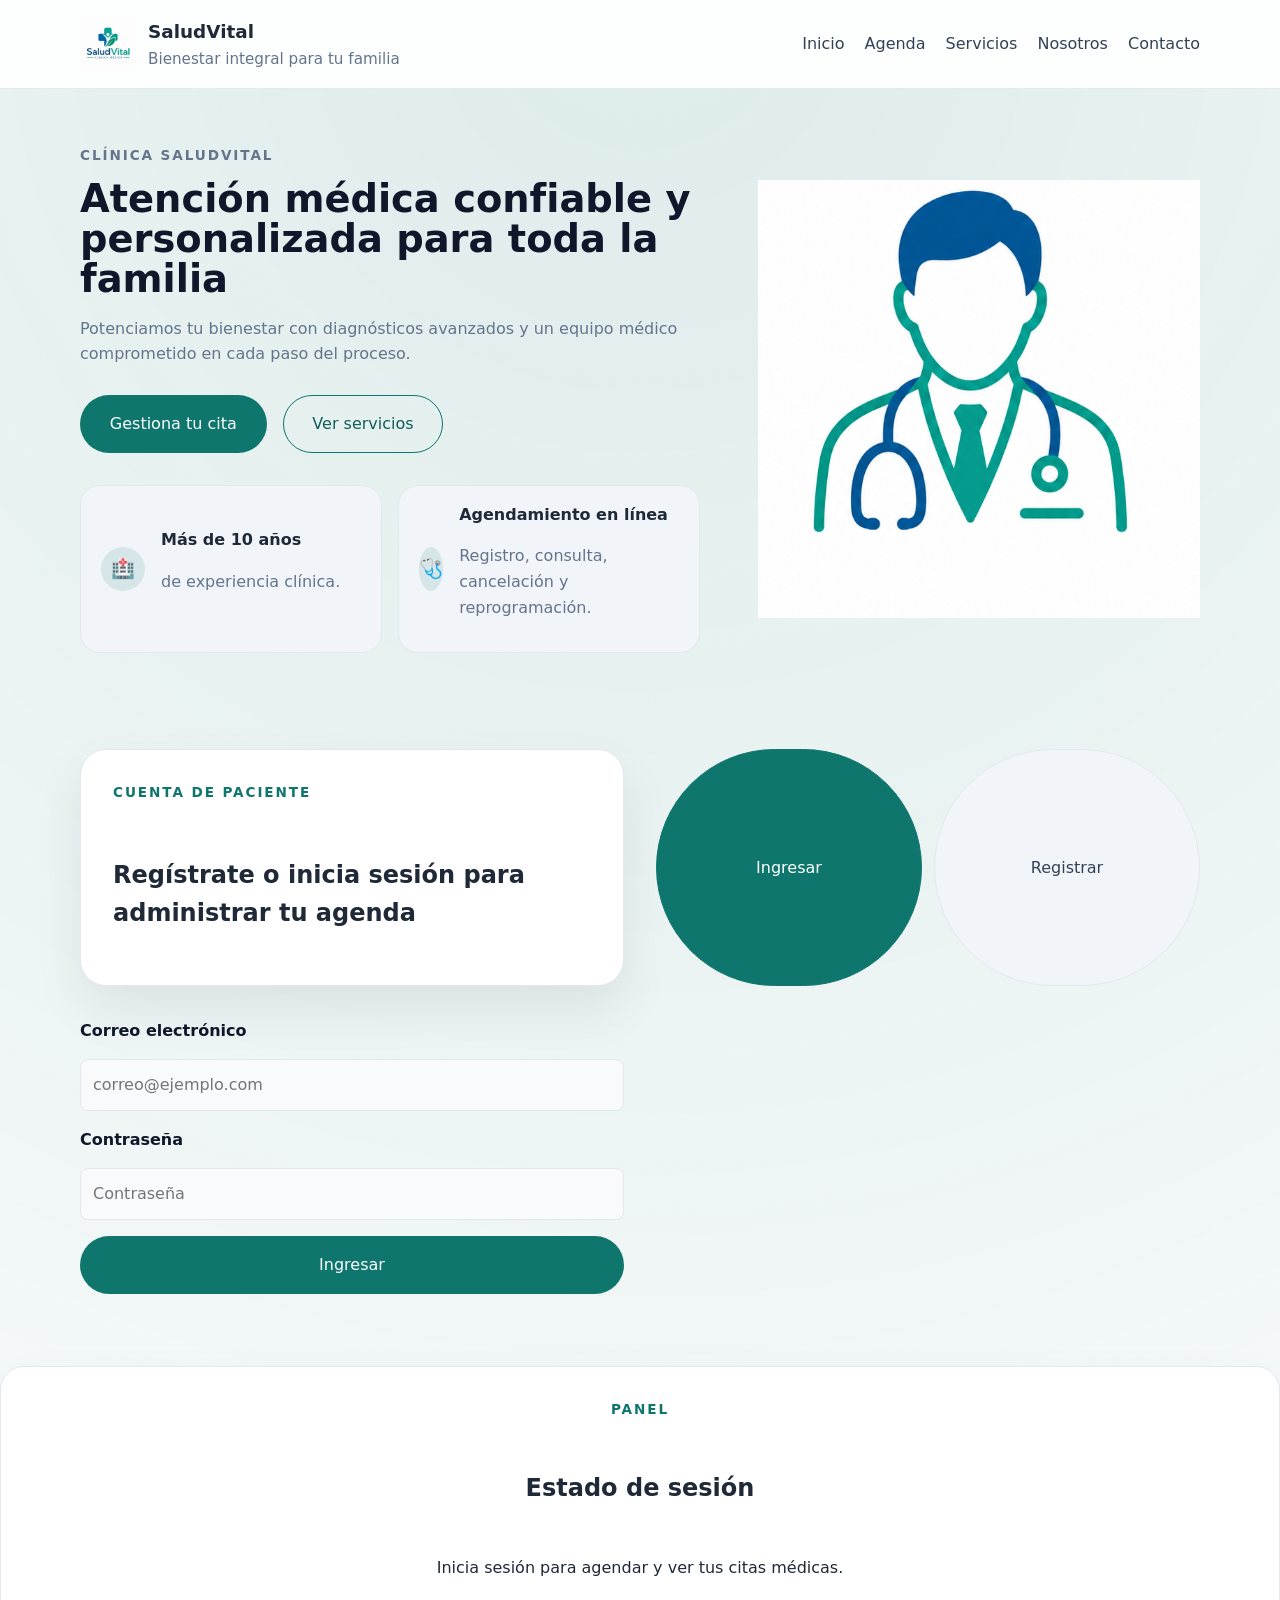
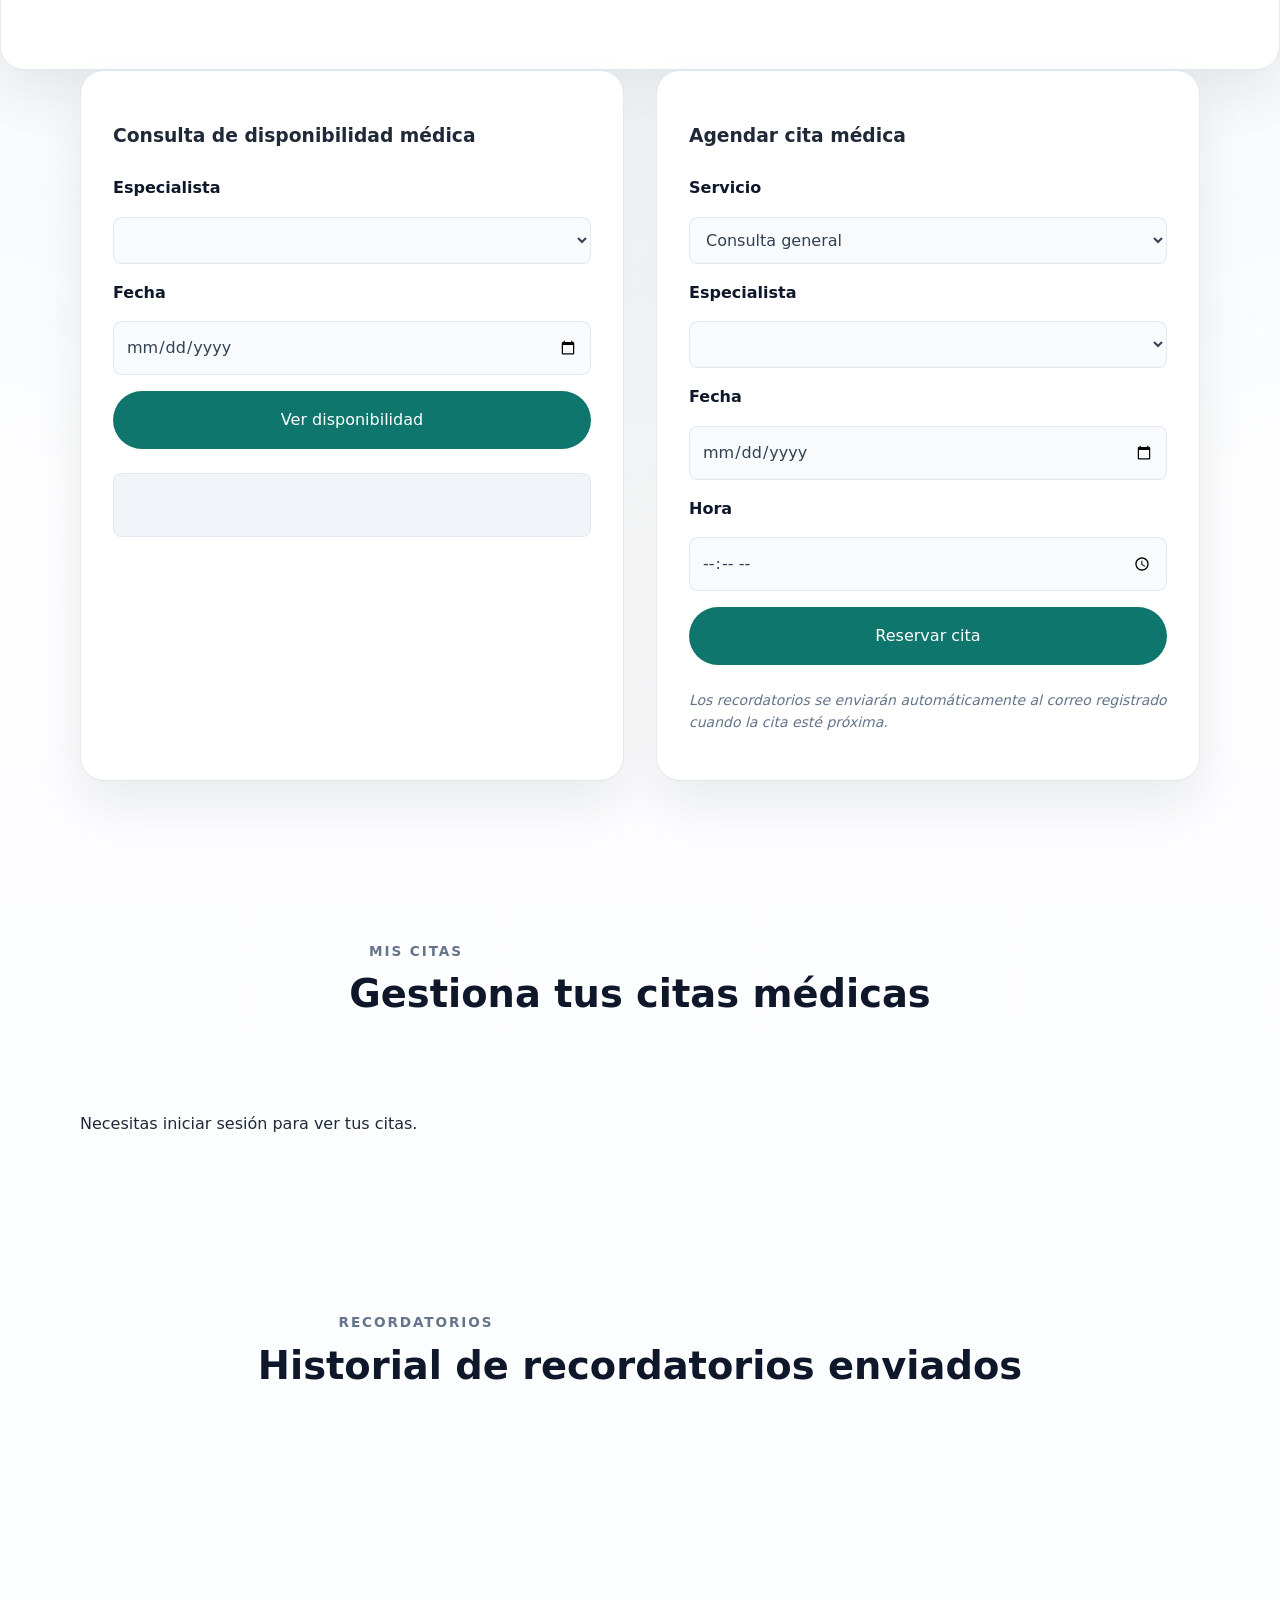
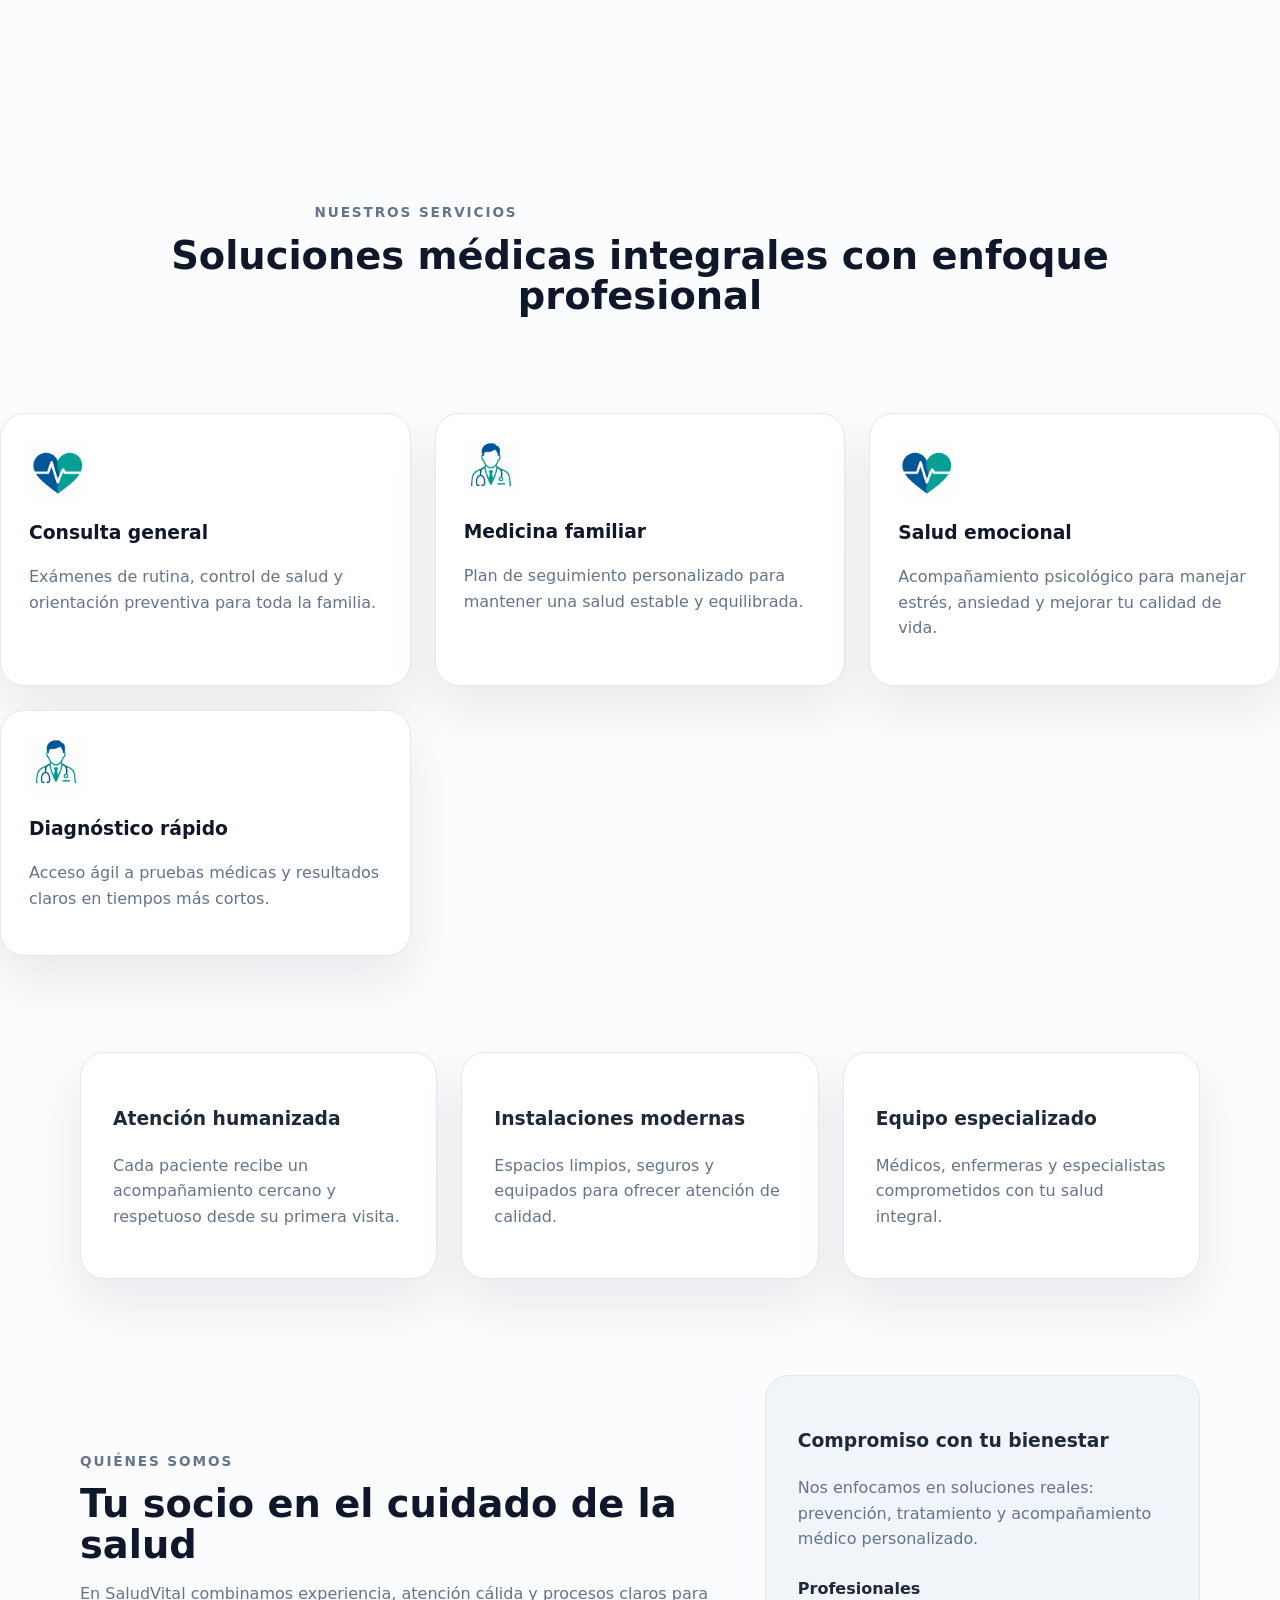
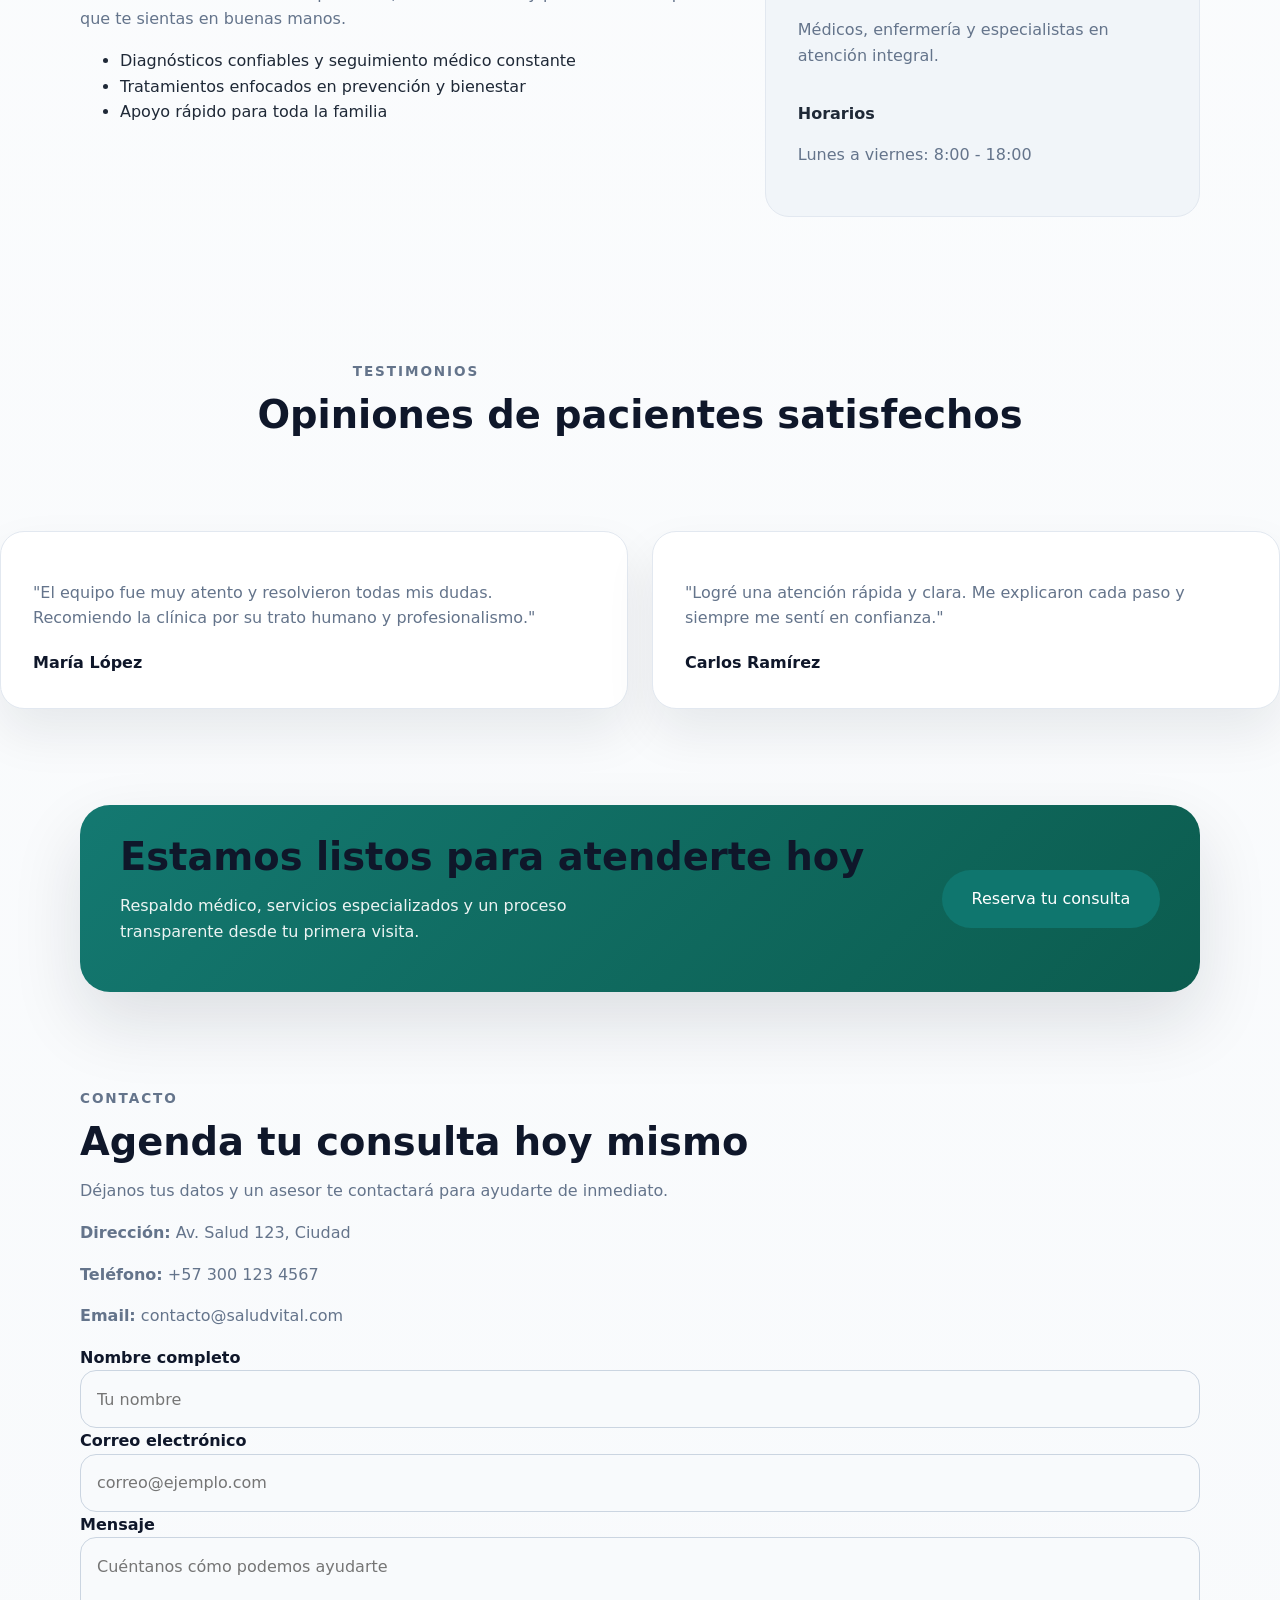
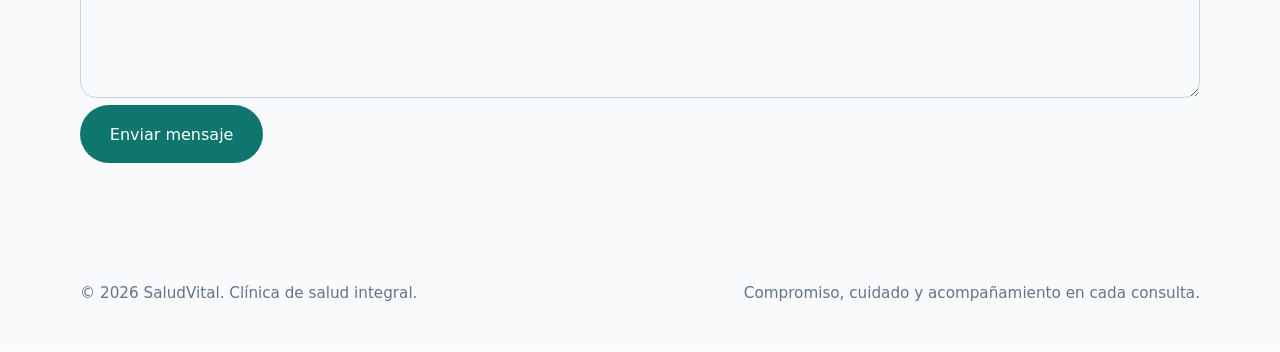
<file: Html/Index.html>
<!DOCTYPE html>
<html lang="es">
<head>
    <meta charset="UTF-8">
<meta name="viewport" content="width=device-width, initial-scale=1.0">
<title>SaludVital | Clínica de Salud</title>
<link rel="stylesheet" href="../Css/styles.css">
</head>
<body>
<header class="site-header">
    <div class="container header-inner">
    <a class="brand" href="#inicio">
        <img src="../images/Logotipo.png" alt="Logo SaludVital" class="logo">
        <div>
        <h1>SaludVital</h1>
        <p>Bienestar integral para tu familia</p>
        </div>
    </a>
    <button class="nav-toggle" id="nav-toggle" aria-label="Abrir menú" aria-expanded="false">☰</button>
    <nav class="site-nav" id="main-nav">
        <a href="#inicio">Inicio</a>
        <a href="#agenda">Agenda</a>
        <a href="#servicios">Servicios</a>
        <a href="#nosotros">Nosotros</a>
        <a href="#contacto">Contacto</a>
        <a href="dashboard.html" id="dashboard-link" class="dashboard-link hidden">Mi Panel</a>
    </nav>
    </div>
</header>

<main>
    <section class="hero" id="inicio">
    <div class="container hero-content fade-up">
        <div class="hero-copy">
        <p class="eyebrow">Clínica SaludVital</p>
        <h2>Atención médica confiable y personalizada para toda la familia</h2>
        <p>Potenciamos tu bienestar con diagnósticos avanzados y un equipo médico comprometido en cada paso del proceso.</p>
        <div class="hero-actions">
            <a class="button primary-button" href="#agenda">Gestiona tu cita</a>
            <a class="button outline-button" href="#servicios">Ver servicios</a>
        </div>
        <div class="hero-quick-info">
            <article class="hero-card">
            <span class="hero-card-icon">🏥</span>
            <div>
                <strong>Más de 10 años</strong>
                <p>de experiencia clínica.</p>
            </div>
            </article>
            <article class="hero-card">
            <span class="hero-card-icon">🩺</span>
            <div>
                <strong>Agendamiento en línea</strong>
                <p>Registro, consulta, cancelación y reprogramación.</p>
            </div>
            </article>
        </div>
        </div>

        <div class="hero-image-wrapper">
        <img src="../images/Doctor.png" alt="Profesional de la salud" class="hero-image">
        </div>
    </div>
    </section>

    <section class="user-panel fade-up" id="agenda">
    <div class="container panel-grid">
        <div class="auth-card">
        <p class="eyebrow">Cuenta de paciente</p>
        <h2>Regístrate o inicia sesión para administrar tu agenda</h2>
        </div>
        <div class="tabs" role="tablist">
            <button class="tab-button active" type="button" data-tab="login-tab">Ingresar</button>
            <button class="tab-button" type="button" data-tab="register-tab">Registrar</button>
        </div>
        <div class="tab-content active" id="login-tab">
            <form id="login-form" class="form-card">
            <label for="login-email">Correo electrónico</label>
            <input type="email" id="login-email" placeholder="correo@ejemplo.com" required>
            <label for="login-password">Contraseña</label>
            <input type="password" id="login-password" placeholder="Contraseña" required>
            <button type="submit" class="button primary-button">Ingresar</button>
            </form>
        </div>
        <div class="tab-content" id="register-tab">
            <form id="register-form" class="form-card">
            <label for="register-name">Nombre completo</label>
            <input type="text" id="register-name" placeholder="Tu nombre" required>
            <label for="register-email">Correo electrónico</label>
            <input type="email" id="register-email" placeholder="correo@ejemplo.com" required>
            <label for="register-password">Contraseña</label>
            <input type="password" id="register-password" placeholder="Mínimo 6 caracteres" required>
            <button type="submit" class="button outline-button">Registrar</button>
            </form>
        </div>
        <p id="auth-message" class="form-status" aria-live="polite"></p>
        </div>

        <div class="status-card">
        <p class="eyebrow">Panel</p>
        <h2>Estado de sesión</h2>
        <p id="status-message">Inicia sesión para agendar y ver tus citas médicas.</p>
        <div class="badges">
            <span class="status-badge hidden" id="user-email-badge"></span>
            <span class="status-badge hidden" id="user-status-badge">Conectado</span>
        </div>
        <button id="logout-button" class="button outline-button hidden">Cerrar sesión</button>
        </div>
    </div>

    <div class="container schedule-grid">
        <div class="scheduler-card">
        <h3>Consulta de disponibilidad médica</h3>
        <form id="availability-form" class="form-card">
            <label for="availability-doctor">Especialista</label>
            <select id="availability-doctor" required></select>
            <label for="availability-date">Fecha</label>
            <input type="date" id="availability-date" required>
            <button type="submit" class="button primary-button">Ver disponibilidad</button>
        </form>
        <div id="availability-result" class="availability-result" aria-live="polite"></div>
        </div>

        <div class="scheduler-card">
        <h3>Agendar cita médica</h3>
        <form id="appointment-form" class="form-card">
            <label for="appointment-service">Servicio</label>
            <select id="appointment-service" required>
            <option value="Consulta general">Consulta general</option>
            <option value="Medicina familiar">Medicina familiar</option>
            <option value="Salud emocional">Salud emocional</option>
            <option value="Diagnóstico rápido">Diagnóstico rápido</option>
            </select>
            <label for="appointment-doctor">Especialista</label>
            <select id="appointment-doctor" required></select>
            <label for="appointment-date">Fecha</label>
            <input type="date" id="appointment-date" required>
            <label for="appointment-time">Hora</label>
            <input type="time" id="appointment-time" required>
            <button type="submit" class="button primary-button">Reservar cita</button>
        </form>
        <p class="form-note">Los recordatorios se enviarán automáticamente al correo registrado cuando la cita esté próxima.</p>
        </div>
    </div>

    <div class="container appointments-section">
        <div class="section-header">
        <p class="eyebrow">Mis citas</p>
        <h2>Gestiona tus citas médicas</h2>
        </div>
        <div id="appointments-list" class="appointments-list">Necesitas iniciar sesión para ver tus citas.</div>
    </div>

    <div class="container reminders-section fade-up">
        <div class="section-header">
        <p class="eyebrow">Recordatorios</p>
        <h2>Historial de recordatorios enviados</h2>
        </div>
        <div id="reminder-log" class="reminder-log"></div>
    </div>
    </section>

    <section class="services" id="servicios">
    <div class="container section-header fade-up">
        <p class="eyebrow">Nuestros servicios</p>
        <h2>Soluciones médicas integrales con enfoque profesional</h2>
    </div>
    <div class="cards-grid">
        <article class="card">
        <img src="../images/Corazon.png" alt="Consulta general" class="card-icon">
        <h3>Consulta general</h3>
        <p>Exámenes de rutina, control de salud y orientación preventiva para toda la familia.</p>
        </article>
        <article class="card">
        <img src="../images/Doctor.png" alt="Medicina familiar" class="card-icon">
        <h3>Medicina familiar</h3>
        <p>Plan de seguimiento personalizado para mantener una salud estable y equilibrada.</p>
        </article>
        <article class="card">
        <img src="../images/Corazon.png" alt="Salud emocional" class="card-icon">
        <h3>Salud emocional</h3>
        <p>Acompañamiento psicológico para manejar estrés, ansiedad y mejorar tu calidad de vida.</p>
        </article>
        <article class="card">
        <img src="../images/Doctor.png" alt="Diagnóstico rápido" class="card-icon">
        <h3>Diagnóstico rápido</h3>
        <p>Acceso ágil a pruebas médicas y resultados claros en tiempos más cortos.</p>
        </article>
    </div>
    </section>

    <section class="highlights fade-up">
    <div class="container highlight-grid">
        <article class="highlight-card">
        <h3>Atención humanizada</h3>
        <p>Cada paciente recibe un acompañamiento cercano y respetuoso desde su primera visita.</p>
        </article>
        <article class="highlight-card">
        <h3>Instalaciones modernas</h3>
        <p>Espacios limpios, seguros y equipados para ofrecer atención de calidad.</p>
        </article>
        <article class="highlight-card">
        <h3>Equipo especializado</h3>
        <p>Médicos, enfermeras y especialistas comprometidos con tu salud integral.</p>
        </article>
    </div>
    </section>

    <section class="about" id="nosotros">
    <div class="container about-grid fade-up">
        <div>
        <p class="eyebrow">Quiénes somos</p>
        <h2>Tu socio en el cuidado de la salud</h2>
        <p>En SaludVital combinamos experiencia, atención cálida y procesos claros para que te sientas en buenas manos.</p>
        <ul>
            <li>Diagnósticos confiables y seguimiento médico constante</li>
            <li>Tratamientos enfocados en prevención y bienestar</li>
            <li>Apoyo rápido para toda la familia</li>
        </ul>
        </div>
        <div class="about-card">
        <h3>Compromiso con tu bienestar</h3>
        <p>Nos enfocamos en soluciones reales: prevención, tratamiento y acompañamiento médico personalizado.</p>
        <div class="about-details">
            <div>
            <strong>Profesionales</strong>
            <p>Médicos, enfermería y especialistas en atención integral.</p>
            </div>
            <div>
            <strong>Horarios</strong>
            <p>Lunes a viernes: 8:00 - 18:00</p>
            </div>
        </div>
        </div>
    </div>
    </section>

    <section class="testimonials fade-up">
    <div class="container section-header">
        <p class="eyebrow">Testimonios</p>
        <h2>Opiniones de pacientes satisfechos</h2>
    </div>
    <div class="testimonial-grid">
        <article class="testimonial-card">
        <p>"El equipo fue muy atento y resolvieron todas mis dudas. Recomiendo la clínica por su trato humano y profesionalismo."</p>
        <strong>María López</strong>
        </article>
        <article class="testimonial-card">
        <p>"Logré una atención rápida y clara. Me explicaron cada paso y siempre me sentí en confianza."</p>
        <strong>Carlos Ramírez</strong>
        </article>
    </div>
    </section>

    <section class="cta-banner fade-up">
    <div class="container cta-card">
        <div>
        <h2>Estamos listos para atenderte hoy</h2>
        <p>Respaldo médico, servicios especializados y un proceso transparente desde tu primera visita.</p>
        </div>
        <a class="button primary-button" href="#agenda">Reserva tu consulta</a>
    </div>
    </section>

    <section class="contact" id="contacto">
    <div class="container contact-grid fade-up">
        <div>
        <p class="eyebrow">Contacto</p>
        <h2>Agenda tu consulta hoy mismo</h2>
        <p>Déjanos tus datos y un asesor te contactará para ayudarte de inmediato.</p>
        <div class="contact-info">
            <p><strong>Dirección:</strong> Av. Salud 123, Ciudad</p>
            <p><strong>Teléfono:</strong> +57 300 123 4567</p>
            <p><strong>Email:</strong> contacto@saludvital.com</p>
        </div>
        </div>
        <form id="contact-form" class="contact-form">
        <label for="name">Nombre completo</label>
        <input type="text" id="name" name="name" placeholder="Tu nombre" required>

        <label for="email">Correo electrónico</label>
        <input type="email" id="email" name="email" placeholder="correo@ejemplo.com" required>

        <label for="message">Mensaje</label>
        <textarea id="message" name="message" rows="5" placeholder="Cuéntanos cómo podemos ayudarte" required></textarea>

        <button type="submit" class="button primary-button">Enviar mensaje</button>
        <p id="form-status" class="form-status" aria-live="polite"></p>
        </form>
    </div>
    </section>
</main>

<footer class="site-footer">
    <div class="container footer-inner">
    <p>© 2026 SaludVital. Clínica de salud integral.</p>
    <p>Compromiso, cuidado y acompañamiento en cada consulta.</p>
    </div>
</footer>

<script src="../JavaScript/app.js"></script>
</body>
</html>
</file>
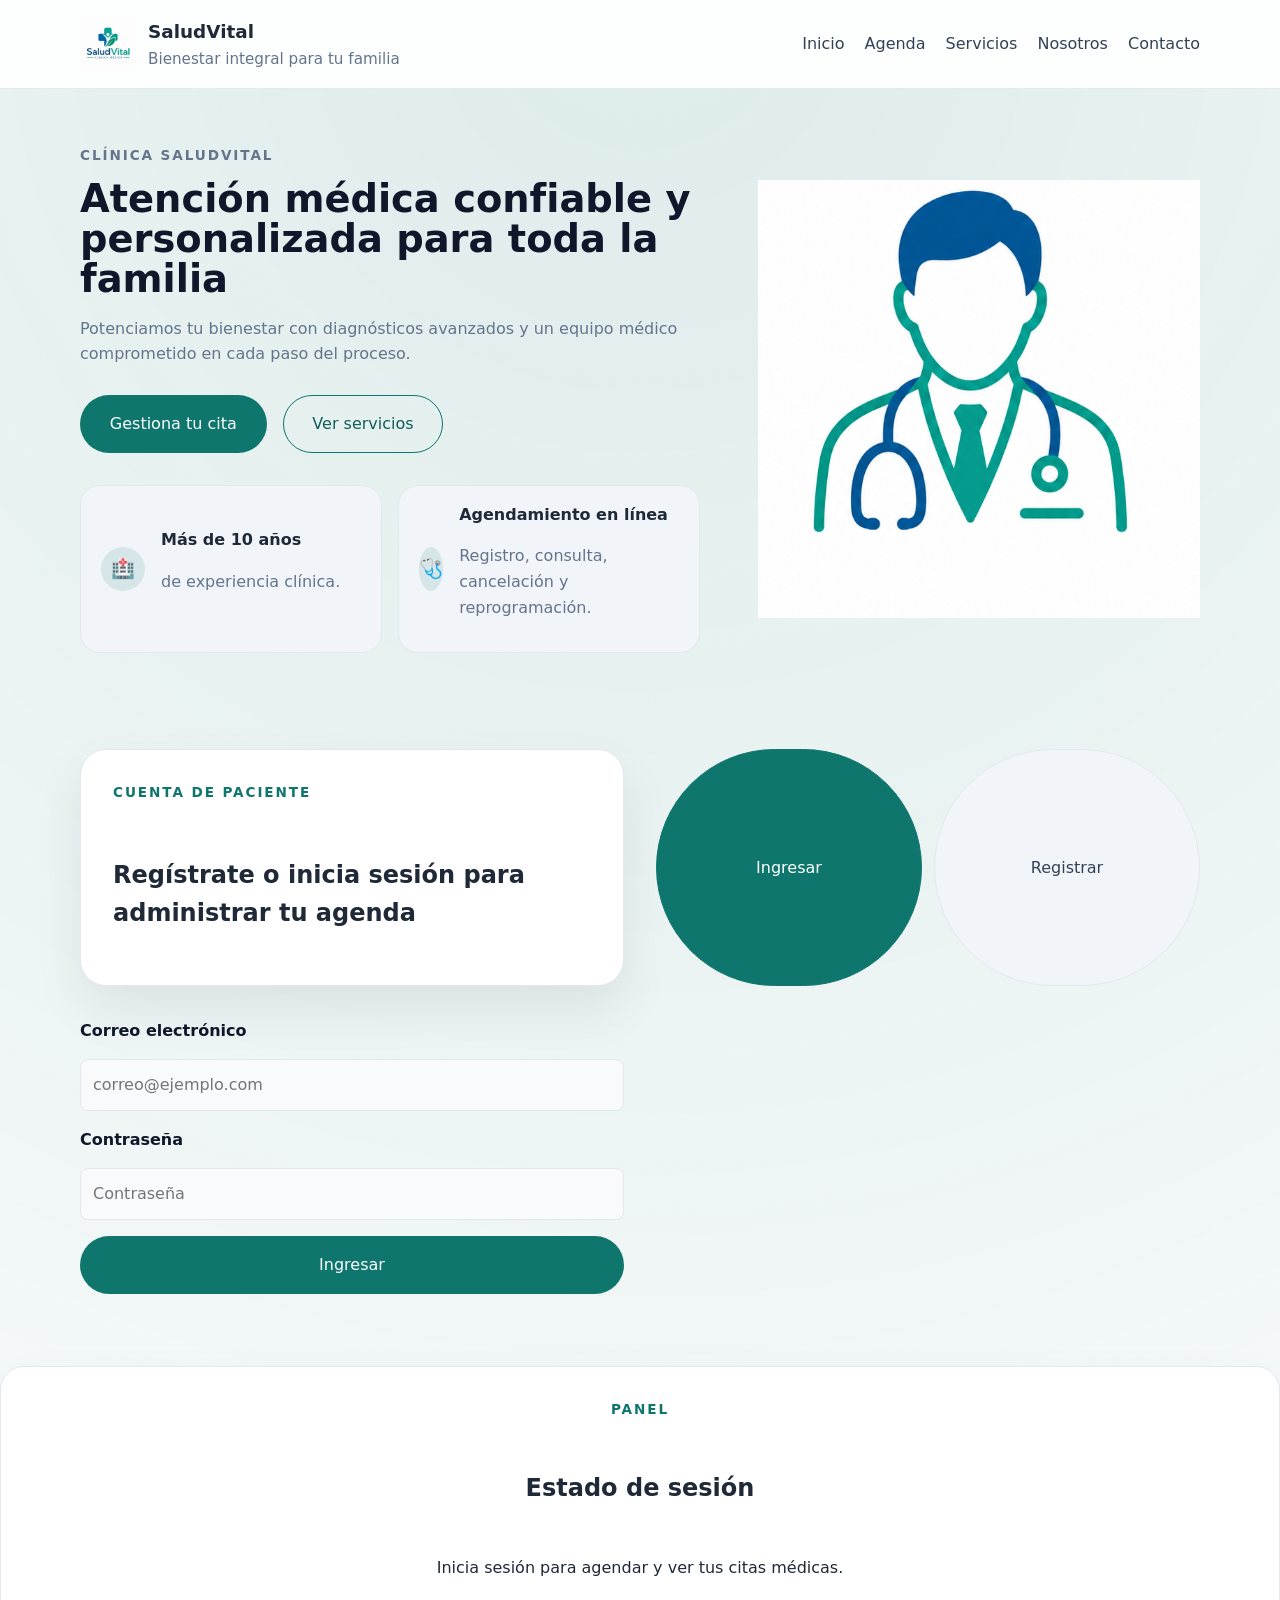
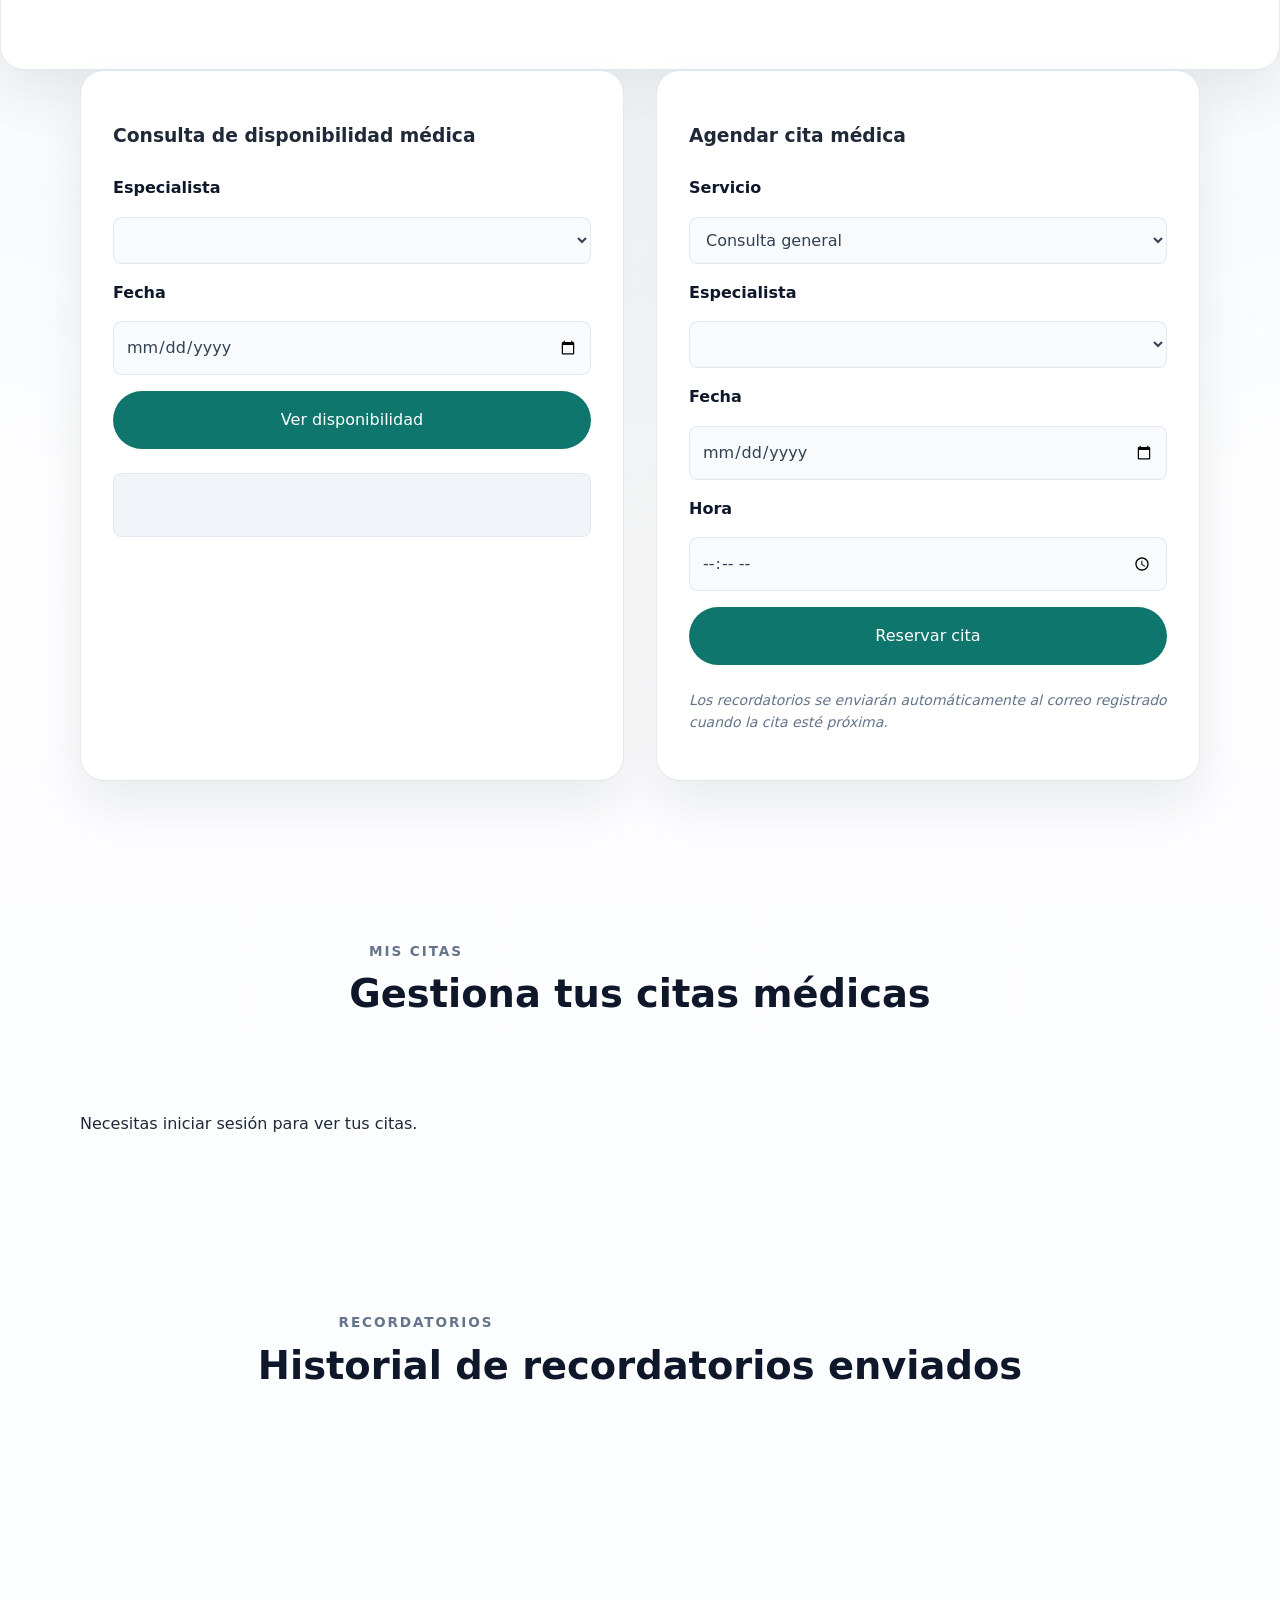
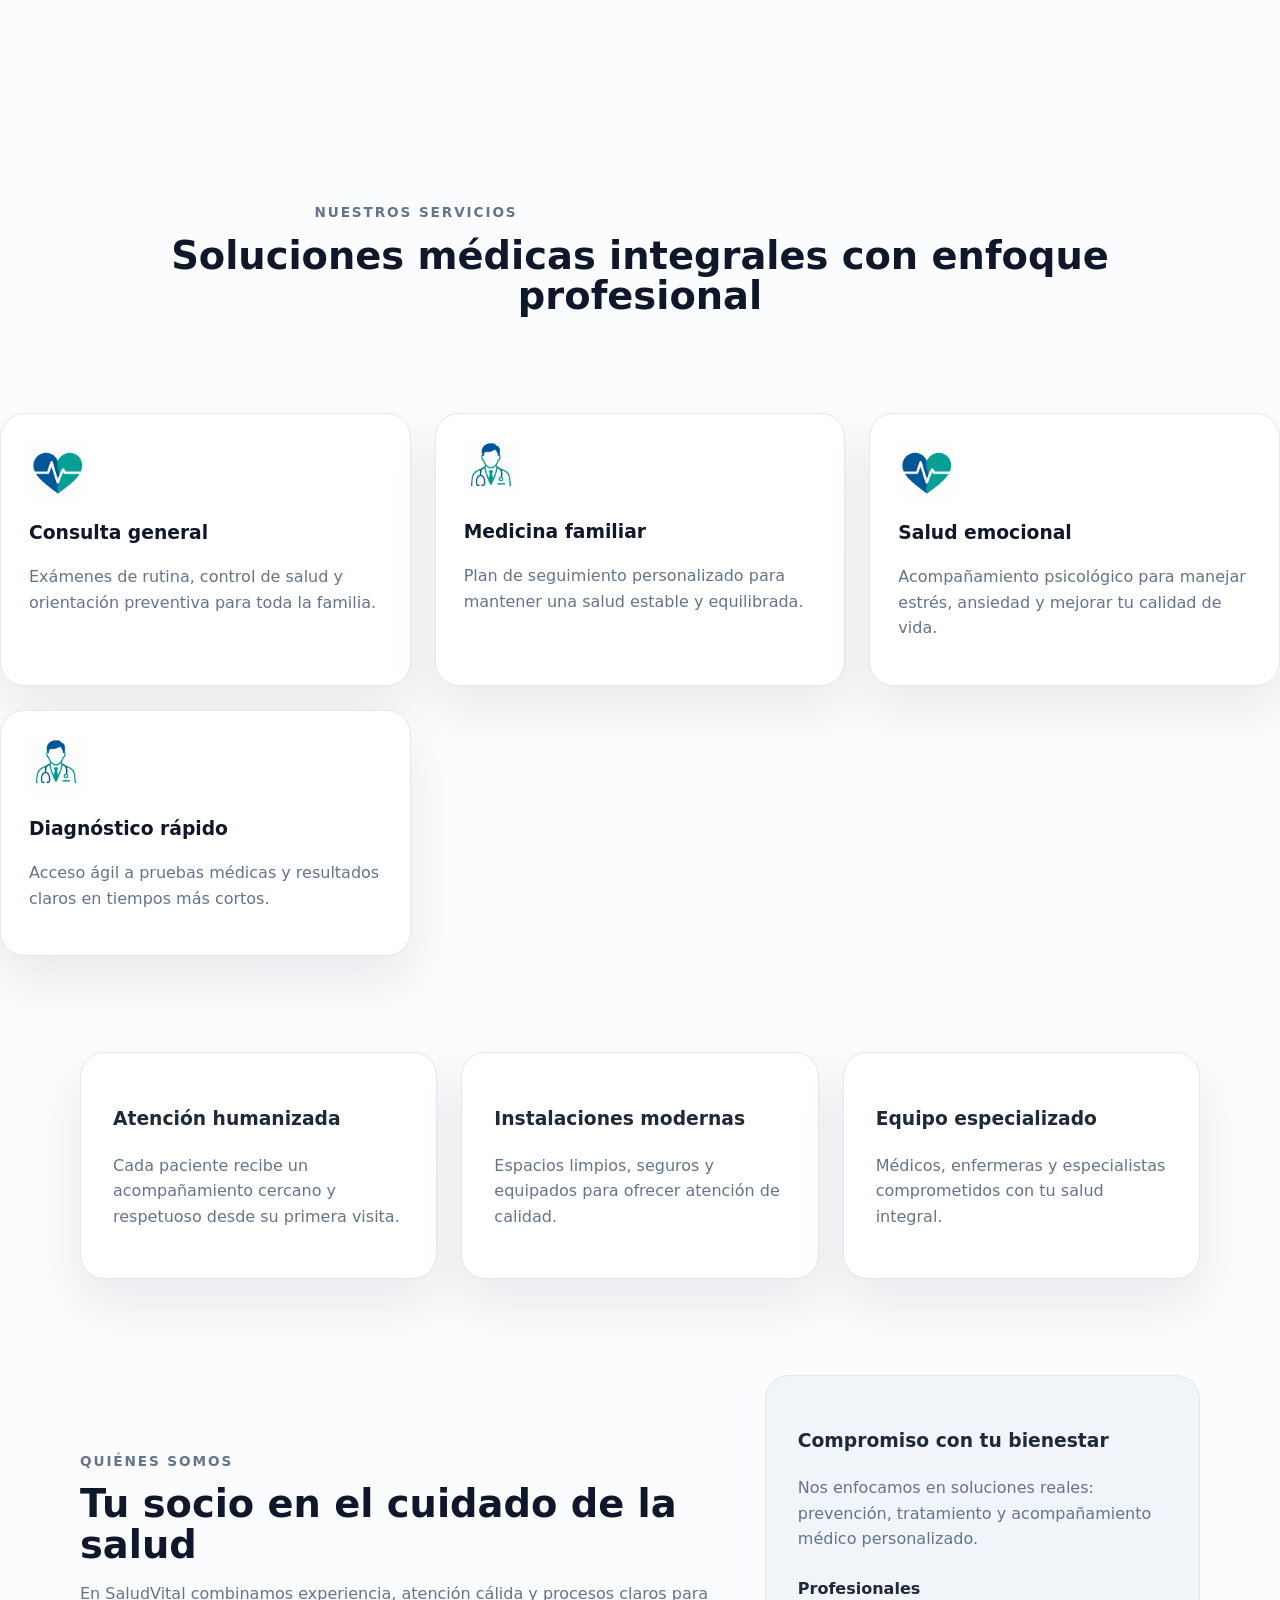
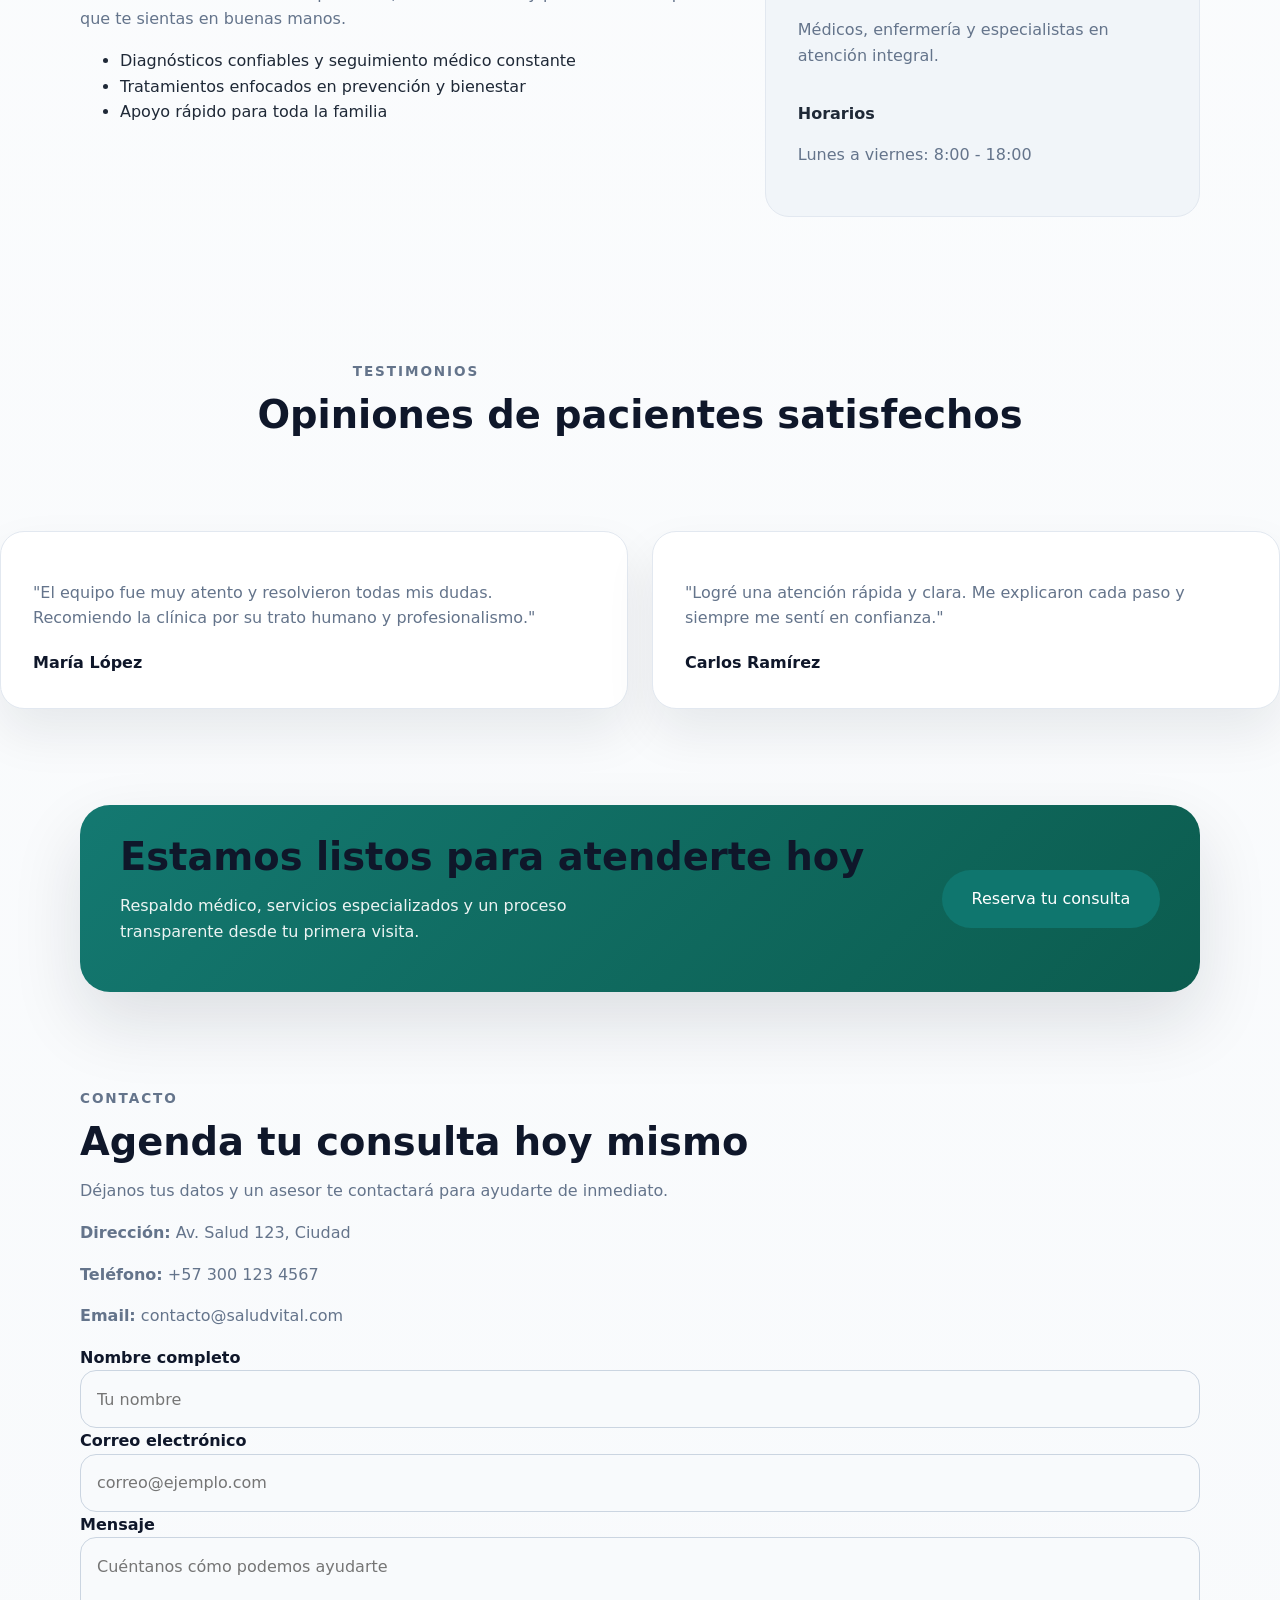
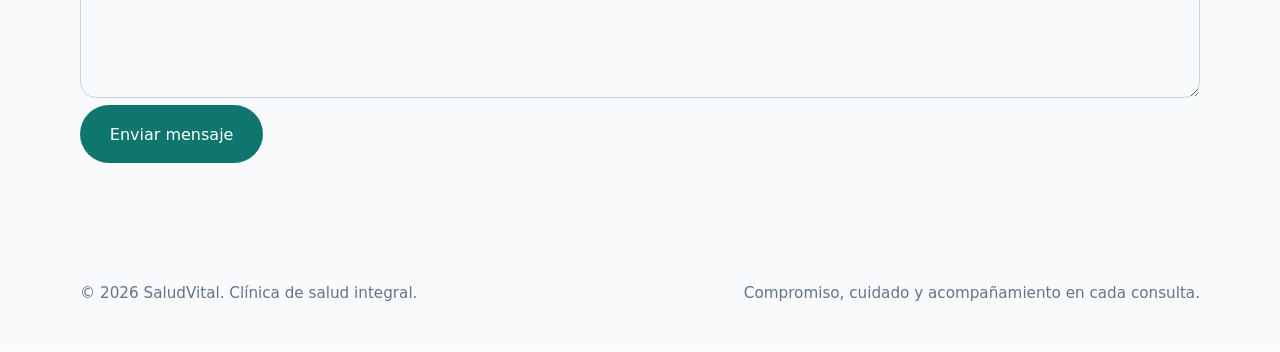
<file: Html/dashboard.html>
<!DOCTYPE html>
<html lang="es">
<head>
<meta charset="UTF-8">
<meta name="viewport" content="width=device-width, initial-scale=1.0">
<title>Panel de Usuario | SaludVital</title>
<link rel="stylesheet" href="../Css/styles.css">
</head>
<body>
<header class="site-header">
    <div class="container header-inner">
    <a class="brand" href="Index.html">
        <img src="../images/Logotipo.png" alt="Logo SaludVital" class="logo">
        <div>
        <h1>SaludVital</h1>
        <p>Bienestar integral para tu familia</p>
        </div>
    </a>
    <nav class="site-nav">
        <a href="Index.html">Inicio</a>
        <a href="#agenda">Agenda</a>
        <button id="logout-button" class="button outline-button">Cerrar sesión</button>
    </nav>
    </div>
</header>

<main>
    <section class="user-panel" id="agenda">
    <div class="container panel-grid">
        <div class="status-card">
        <p class="eyebrow">Panel de Usuario</p>
        <h2>Bienvenido, <span id="user-name"></span></h2>
        <p id="status-message">Gestiona tus citas médicas desde aquí.</p>
        <div class="badges">
            <span class="status-badge" id="user-email-badge"></span>
            <span class="status-badge">Conectado</span>
        </div>
        </div>

        <div class="scheduler-card">
        <h3>Consulta de disponibilidad médica</h3>
        <form id="availability-form" class="form-card">
            <label for="availability-doctor">Especialista</label>
            <select id="availability-doctor" required></select>
            <label for="availability-date">Fecha</label>
            <input type="date" id="availability-date" required>
            <button type="submit" class="button primary-button">Ver disponibilidad</button>
        </form>
        <div id="availability-result" class="availability-result" aria-live="polite"></div>
        </div>
    </div>

    <div class="container schedule-grid">
        <div class="scheduler-card">
        <h3>Agendar cita médica</h3>
        <form id="appointment-form" class="form-card">
            <label for="appointment-service">Servicio</label>
            <select id="appointment-service" required>
            <option value="Consulta general">Consulta general</option>
            <option value="Medicina familiar">Medicina familiar</option>
            <option value="Salud emocional">Salud emocional</option>
            <option value="Diagnóstico rápido">Diagnóstico rápido</option>
            </select>
            <label for="appointment-doctor">Especialista</label>
            <select id="appointment-doctor" required></select>
            <label for="appointment-date">Fecha</label>
            <input type="date" id="appointment-date" required>
            <label for="appointment-time">Hora</label>
            <input type="time" id="appointment-time" required>
            <button type="submit" class="button primary-button">Reservar cita</button>
        </form>
            <p class="form-note">Los recordatorios se enviarán automáticamente al correo registrado cuando la cita esté próxima.</p>
        </div>
    </div>

    <div class="container appointments-section">
        <div class="section-header">
        <p class="eyebrow">Mis citas</p>
        <h2>Gestiona tus citas médicas</h2>
        </div>
        <div id="appointments-list" class="appointments-list"></div>
    </div>

    <div class="container reminders-section">
        <div class="section-header">
        <p class="eyebrow">Recordatorios</p>
        <h2>Historial de recordatorios enviados</h2>
        </div>
        <div id="reminder-log" class="reminder-log"></div>
    </div>
    </section>
</main>

<footer class="site-footer">
    <div class="container footer-inner">
    <p>© 2026 SaludVital. Clínica de salud integral.</p>
    <p>Compromiso, cuidado y acompañamiento en cada consulta.</p>
    </div>
</footer>

<script src="../JavaScript/dashboard.js"></script>
</body>
</html>
</file>
<file: Css/styles.css>
:root {
  color-scheme: light;
  font-family: "Inter", system-ui, sans-serif;
  font-size: 16px;
  line-height: 1.6;
  color: #1f2937;
  background: #f8fafc;
  --brand: #0f766e;
  --brand-dark: #115e59;
  --surface: #ffffff;
  --surface-secondary: #f1f5f9;
  --text: #334155;
  --text-muted: #64748b;
  --border: #e2e8f0;
  --shadow: 0 24px 50px rgba(15, 23, 42, 0.08);
}

* {
  box-sizing: border-box;
}

html {
  scroll-behavior: smooth;
}

body {
  margin: 0;
  min-height: 100vh;
  background: radial-gradient(circle at top, rgba(15, 118, 110, 0.14), transparent 32%),
    linear-gradient(180deg, #ffffff 0%, #f8fafc 100%);
}

img {
  max-width: 100%;
  display: block;
}

button,
input,
textarea,
select {
  font: inherit;
}

.container {
  width: min(1120px, calc(100% - 2rem));
  margin: 0 auto;
}

.site-header {
  position: sticky;
  top: 0;
  z-index: 10;
  background: rgba(255, 255, 255, 0.92);
  border-bottom: 1px solid rgba(226, 232, 240, 0.88);
  transition: background 0.25s ease, box-shadow 0.25s ease;
}

.site-header.scrolled {
  background: rgba(255, 255, 255, 0.98);
  box-shadow: 0 22px 42px rgba(15, 23, 42, 0.08);
}

.header-inner {
  display: flex;
  align-items: center;
  justify-content: space-between;
  gap: 1rem;
  padding: 1rem 0;
}

.brand {
  display: flex;
  align-items: center;
  gap: 0.75rem;
  text-decoration: none;
  color: inherit;
}

.brand h1 {
  font-size: 1.15rem;
  margin: 0;
}

.brand p {
  margin: 0;
  color: var(--text-muted);
  font-size: 0.95rem;
}

.logo {
  width: 56px;
  height: 56px;
}

.site-nav {
  display: flex;
  align-items: center;
  gap: 1.25rem;
}

.site-nav a {
  color: var(--text);
  text-decoration: none;
  padding: 0.5rem 0;
  transition: color 0.2s ease;
}

.site-nav a:hover,
.site-nav a:focus-visible {
  color: var(--brand);
}

.nav-toggle {
  display: none;
  background: transparent;
  border: none;
  font-size: 1.7rem;
  color: var(--brand-dark);
}

.hero {
  padding: 3.5rem 0 2rem;
}

.hero-content {
  display: grid;
  grid-template-columns: 1.3fr 0.9fr;
  gap: 2.5rem;
  align-items: center;
}

.hero-copy {
  max-width: 620px;
}

.eyebrow {
  margin: 0 0 0.75rem;
  color: var(--brand);
  font-weight: 700;
  text-transform: uppercase;
  letter-spacing: 0.14em;
  font-size: 0.85rem;
}

.hero h2,
.section-header h2,
.about h2,
.contact h2,
.cta-card h2 {
  margin: 0;
  font-size: clamp(2rem, 3vw, 3rem);
  line-height: 1.05;
  color: #0f172a;
}

.hero p,
.section-header p,
.about p,
.contact p,
.card p,
.about-card p,
.testimonial-card p,
.highlight-card p,
.form-note {
  color: var(--text-muted);
  max-width: 42rem;
}

.hero-actions {
  display: flex;
  flex-wrap: wrap;
  gap: 1rem;
  margin-top: 1.75rem;
}

.button {
  display: inline-flex;
  align-items: center;
  justify-content: center;
  padding: 0.95rem 1.8rem;
  border-radius: 999px;
  border: 1px solid transparent;
  text-decoration: none;
  transition: transform 0.2s ease, background-color 0.2s ease, color 0.2s ease, box-shadow 0.2s ease;
}

.button:hover {
  transform: translateY(-1px);
  box-shadow: 0 18px 30px rgba(15, 118, 110, 0.12);
}

.primary-button {
  background: var(--brand);
  color: white;
}

.outline-button {
  background: transparent;
  color: var(--brand-dark);
  border-color: var(--brand);
}

.hero-quick-info {
  display: grid;
  grid-template-columns: repeat(2, minmax(0, 1fr));
  gap: 1rem;
  margin-top: 2rem;
}

.hero-card {
  display: flex;
  gap: 1rem;
  align-items: center;
  background: var(--surface-secondary);
  border-radius: 20px;
  padding: 1rem 1.25rem;
  border: 1px solid var(--border);
}

.hero-card-icon {
  width: 44px;
  height: 44px;
  display: grid;
  place-items: center;
  border-radius: 50%;
  background: rgba(15, 118, 110, 0.12);
  color: var(--brand-dark);
  font-size: 1.2rem;
}

.hero-image-wrapper {
  display: flex;
  justify-content: center;
}

.hero-image {
  max-width: 520px;
  width: 100%;
}

.panel-grid,
.schedule-grid {
  display: grid;
  gap: 1.5rem;
}

.panel-grid {
  grid-template-columns: 1.6fr 1fr;
}

.scheduler-card,
.auth-card,
.status-card {
  background: var(--surface);
  border: 1px solid var(--border);
  border-radius: 26px;
  padding: 2rem;
  box-shadow: var(--shadow);
}

.auth-card {
  display: grid;
  gap: 1.25rem;
}

.status-card {
  display: grid;
  gap: 1rem;
}

.tabs {
  display: flex;
  gap: 0.75rem;
  flex-wrap: wrap;
}

.tab-button {
  flex: 1;
  padding: 0.85rem 1rem;
  border-radius: 999px;
  border: 1px solid var(--border);
  background: var(--surface-secondary);
  color: var(--text);
  cursor: pointer;
}

.tab-button.active {
  border-color: var(--brand);
  background: var(--brand);
  color: white;
}

.tab-content {
  display: none;
}

.tab-content.active {
  display: block;
}

.form-card {
  display: grid;
  gap: 1rem;
}

label {
  font-weight: 600;
  color: #0f172a;
}

input,
select,
textarea {
  width: 100%;
  border: 1px solid #cbd5e1;
  border-radius: 16px;
  padding: 0.95rem 1rem;
  background: #f8fafc;
  color: var(--text);
}

input:focus,
select:focus,
textarea:focus {
  outline: none;
  border-color: var(--brand);
  box-shadow: 0 0 0 3px rgba(15, 118, 110, 0.12);
}

.status-card .badges {
  display: flex;
  flex-wrap: wrap;
  gap: 0.75rem;
}

.status-badge {
  display: inline-flex;
  align-items: center;
  padding: 0.65rem 1rem;
  border-radius: 999px;
  background: #ecfdf5;
  color: #064e3b;
  font-size: 0.95rem;
}

.hidden {
  display: none !important;
}

.availability-result,
.reminder-log,
.appointments-list {
  margin-top: 1rem;
  display: grid;
  gap: 1rem;
}

.availability-result {
  background: var(--surface-secondary);
  border: 1px solid var(--border);
  border-radius: 20px;
  padding: 1.3rem;
  min-height: 4rem;
}

.appointment-card,
.reminder-item {
  background: var(--surface-secondary);
  border: 1px solid var(--border);
  border-radius: 20px;
  padding: 1.3rem;
}

.appointment-card {
  display: grid;
  gap: 1rem;
}

.appointment-meta {
  display: flex;
  flex-wrap: wrap;
  gap: 0.75rem;
  align-items: center;
}

.appointment-pill {
  background: rgba(15, 118, 110, 0.12);
  color: var(--brand-dark);
  padding: 0.45rem 0.85rem;
  border-radius: 999px;
  font-size: 0.92rem;
}

.appointment-actions {
  display: flex;
  flex-wrap: wrap;
  gap: 0.75rem;
}

.appointment-actions .button {
  border-radius: 16px;
}

.reminder-log {
  min-height: 6rem;
}

.reminder-item {
  animation: fadeIn 0.5s ease;
}

@keyframes fadeIn {
  from {
    opacity: 0;
    transform: translateY(10px);
  }
  to {
    opacity: 1;
    transform: translateY(0);
  }
}

.cards-grid {
  display: grid;
  grid-template-columns: repeat(3, minmax(0, 1fr));
  gap: 1.5rem;
}

.card {
  background: var(--surface);
  border: 1px solid var(--border);
  border-radius: 24px;
  padding: 1.75rem;
  box-shadow: var(--shadow);
  transition: transform 0.25s ease, box-shadow 0.25s ease;
}

.card:hover {
  transform: translateY(-4px);
  box-shadow: 0 30px 60px rgba(15, 23, 42, 0.1);
}

.card-icon {
  width: 56px;
  margin-bottom: 1.25rem;
}

.card h3 {
  margin: 0 0 0.75rem;
  color: #0f172a;
}

.section-header,
.services,
.about,
.contact,
.testimonials,
.cta-banner,
.highlights {
  padding: 3rem 0;
}

.highlight-grid {
  display: grid;
  grid-template-columns: repeat(3, minmax(0, 1fr));
  gap: 1.5rem;
}

.highlight-card {
  background: var(--surface);
  border: 1px solid var(--border);
  border-radius: 24px;
  padding: 2rem;
  box-shadow: var(--shadow);
}

.about-grid {
  display: grid;
  grid-template-columns: 1.2fr 0.8fr;
  gap: 2rem;
  align-items: center;
}

.about-card {
  background: var(--surface-secondary);
  border: 1px solid var(--border);
  border-radius: 24px;
  padding: 2rem;
}

.about-details {
  display: grid;
  gap: 1rem;
  margin-top: 1.5rem;
}

.testimonial-grid {
  display: grid;
  grid-template-columns: repeat(2, minmax(0, 1fr));
  gap: 1.5rem;
}

.testimonial-card {
  background: var(--surface);
  border: 1px solid var(--border);
  border-radius: 24px;
  padding: 2rem;
  box-shadow: var(--shadow);
}

.testimonial-card strong {
  display: block;
  margin-top: 1.2rem;
  color: #0f172a;
}

.cta-card {
  display: flex;
  align-items: center;
  justify-content: space-between;
  gap: 1.5rem;
  padding: 2rem 2.5rem;
  background: linear-gradient(135deg, rgba(15, 118, 110, 0.98), rgba(7, 89, 75, 0.98));
  color: white;
  border-radius: 30px;
  box-shadow: 0 30px 70px rgba(15, 23, 42, 0.12);
}

.cta-card p {
  max-width: 34rem;
  color: rgba(255, 255, 255, 0.92);
}

.fade-up {
  opacity: 0;
  transform: translateY(32px);
  transition: opacity 0.75s ease, transform 0.75s ease;
}

.fade-up.visible {
  opacity: 1;
  transform: translateY(0);
}

.form-status {
  margin: 0;
  color: var(--brand-dark);
  min-height: 1.4rem;
}

.site-footer {
  padding: 2rem 0;
}

.footer-inner {
  display: flex;
  justify-content: space-between;
  gap: 1rem;
  color: var(--text-muted);
  font-size: 0.95rem;
}

@media (max-width: 900px) {
  .hero-content,
  .about-grid,
  .testimonial-grid,
  .highlight-grid,
  .panel-grid,
  .schedule-grid {
    grid-template-columns: 1fr;
  }

  .cards-grid {
    grid-template-columns: 1fr 1fr;
  }

  .cta-card {
    flex-direction: column;
    text-align: center;
  }
}

@media (max-width: 720px) {
  .site-header {
    border-bottom: none;
  }

  .header-inner {
    flex-wrap: wrap;
  }

  .site-nav {
    display: none;
    width: 100%;
    flex-wrap: wrap;
    justify-content: center;
    gap: 0.75rem;
  }

  .site-nav.active {
    display: flex;
  }

  .nav-toggle {
    display: block;
  }

  .cards-grid,
  .highlight-grid,
  .testimonial-grid {
    grid-template-columns: 1fr;
  }

  .footer-inner {
    flex-direction: column;
    text-align: center;
  }
}

/* Modal Styles */
.modal {
  position: fixed;
  top: 0;
  left: 0;
  width: 100%;
  height: 100%;
  background: rgba(0, 0, 0, 0.5);
  display: flex;
  justify-content: center;
  align-items: center;
  z-index: 1000;
}

.modal.hidden {
  display: none;
}

.modal-content {
  background: var(--surface);
  border-radius: 24px;
  padding: 2rem;
  max-width: 500px;
  width: 90%;
  max-height: 90vh;
  overflow-y: auto;
  position: relative;
  box-shadow: var(--shadow);
}

.close-button {
  position: absolute;
  top: 1rem;
  right: 1rem;
  font-size: 2rem;
  cursor: pointer;
  color: var(--text-muted);
  background: none;
  border: none;
}

.close-button:hover {
  color: var(--text);
}

/* Dashboard link in navigation */
.dashboard-link {
  background: var(--brand);
  color: white !important;
  padding: 0.5rem 1rem;
  border-radius: 20px;
  font-weight: 600;
  transition: background 0.3s ease;
}

.dashboard-link:hover {
  background: var(--brand-dark);
  color: white !important;
}

.dashboard-link.hidden {
  display: none;
}

.cta-content {
  text-align: center;
  max-width: 600px;
  margin: 0 auto;
}

.cta-content h2 {
  font-size: 2.5rem;
  margin-bottom: 1rem;
}

.cta-content p {
  font-size: 1.125rem;
  margin-bottom: 2rem;
  opacity: 0.9;
}

/* Dashboard Styles */
.user-panel {
  padding: 4rem 0;
}

.panel-grid {
  display: grid;
  grid-template-columns: 1fr;
  gap: 2rem;
  margin-bottom: 3rem;
}

.status-card {
  background: var(--surface);
  border: 1px solid var(--border);
  border-radius: 24px;
  padding: 2rem;
  text-align: center;
}

.status-card h2 {
  margin-bottom: 1rem;
}

.badges {
  display: flex;
  justify-content: center;
  gap: 1rem;
  margin-top: 1.5rem;
}

.status-badge {
  background: var(--brand);
  color: white;
  padding: 0.5rem 1rem;
  border-radius: 20px;
  font-size: 0.875rem;
}

.scheduler-card {
  background: var(--surface);
  border: 1px solid var(--border);
  border-radius: 24px;
  padding: 2rem;
}

.scheduler-card h3 {
  margin-bottom: 1.5rem;
}

.form-card {
  display: grid;
  gap: 1rem;
  margin-bottom: 1.5rem;
}

.form-card label {
  font-weight: 600;
}

.form-card input,
.form-card select {
  padding: 0.75rem;
  border: 1px solid var(--border);
  border-radius: 8px;
  font-size: 1rem;
}

.availability-result {
  margin-top: 1rem;
  padding: 1rem;
  border-radius: 8px;
  font-weight: 600;
}

.availability-result.success {
  background: #dcfce7;
  color: #166534;
}

.availability-result.error {
  background: #fef2f2;
  color: #991b1b;
}

.schedule-grid {
  display: grid;
  grid-template-columns: 1fr;
  gap: 2rem;
  margin-bottom: 3rem;
}

.appointments-section,
.reminders-section {
  padding: 4rem 0;
}

.section-header {
  text-align: center;
  margin-bottom: 3rem;
}

.appointments-list {
  display: grid;
  gap: 1.5rem;
}

.appointment-card {
  background: var(--surface);
  border: 1px solid var(--border);
  border-radius: 16px;
  padding: 1.5rem;
  display: grid;
  grid-template-columns: 1fr auto;
  gap: 1rem;
  align-items: start;
}

.appointment-card.cancelled {
  opacity: 0.6;
}

.appointment-info h4 {
  margin: 0 0 0.5rem 0;
  color: var(--brand);
}

.appointment-info p {
  margin: 0.25rem 0;
  font-size: 0.875rem;
}

.appointment-actions {
  display: flex;
  flex-direction: column;
  gap: 0.5rem;
}

.button.secondary-button {
  background: var(--surface-secondary);
  color: var(--text);
  border: 1px solid var(--border);
}

.button.secondary-button:hover {
  background: var(--border);
}

.button.danger-button {
  background: #dc2626;
  color: white;
}

.button.danger-button:hover {
  background: #b91c1c;
}

.reminder-log {
  display: grid;
  gap: 1rem;
}

.reminder-item {
  background: var(--surface);
  border: 1px solid var(--border);
  border-radius: 12px;
  padding: 1rem;
}

.reminder-item p {
  margin: 0 0 0.5rem 0;
}

.reminder-item small {
  color: var(--text-muted);
}

.form-note {
  font-size: 0.875rem;
  color: var(--text-muted);
  font-style: italic;
}

/* Responsive */
@media (min-width: 768px) {
  .panel-grid {
    grid-template-columns: 1fr 1fr;
  }

  .schedule-grid {
    grid-template-columns: 1fr 1fr;
  }

  .appointment-card {
    grid-template-columns: 1fr auto auto;
  }

  .appointment-actions {
    flex-direction: row;
  }
}
</file>
